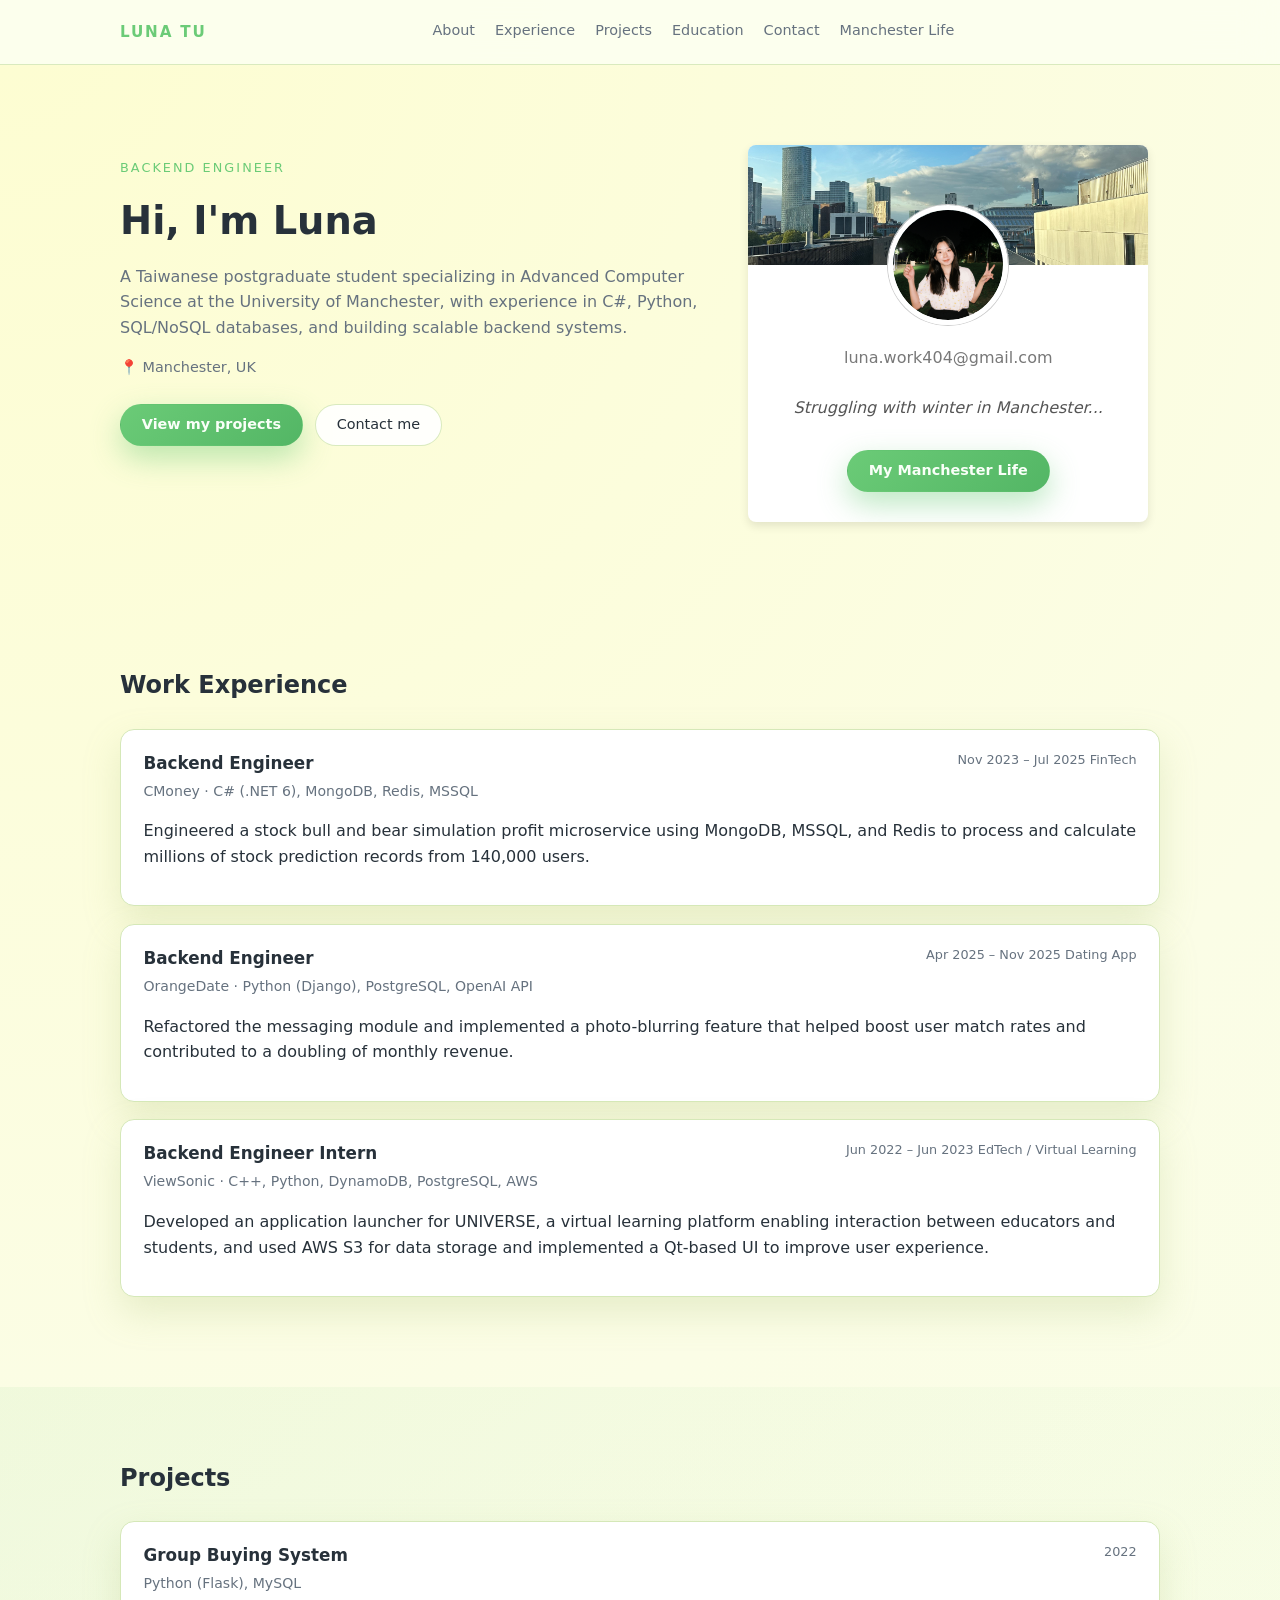
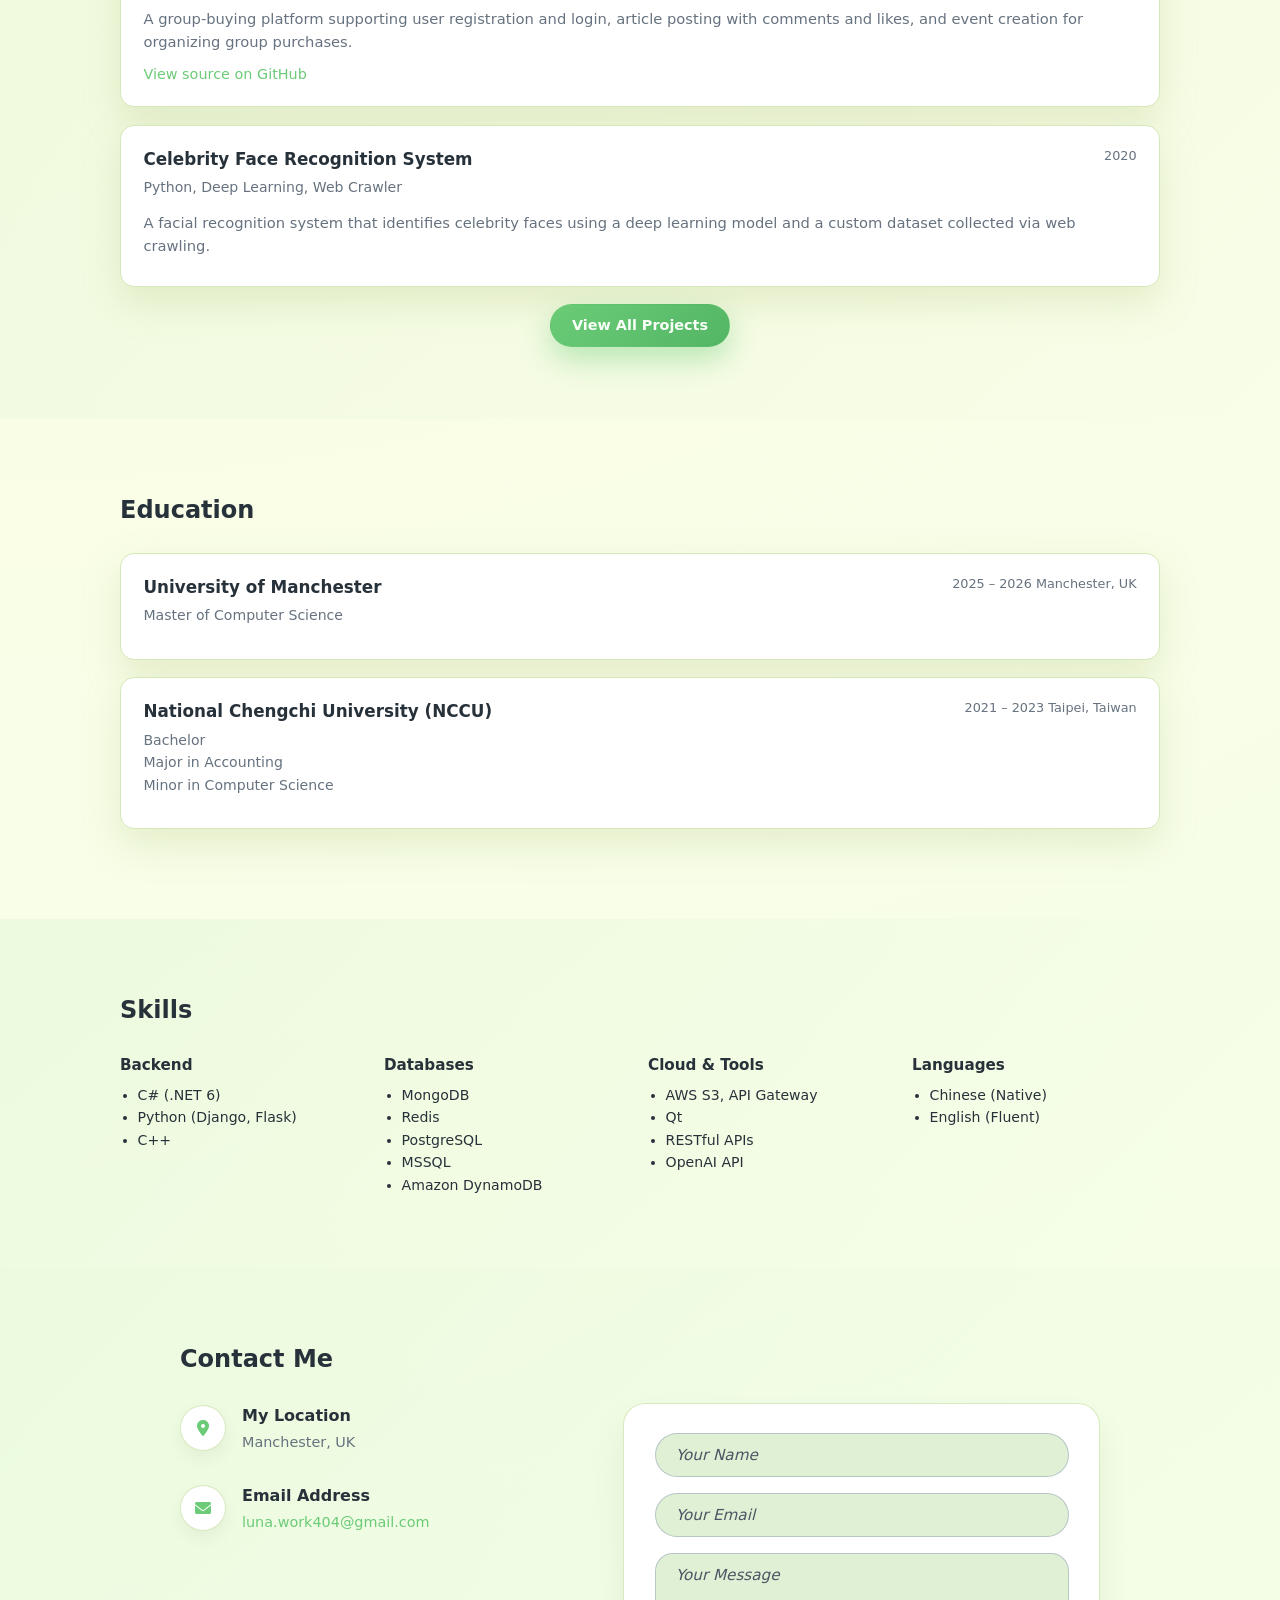
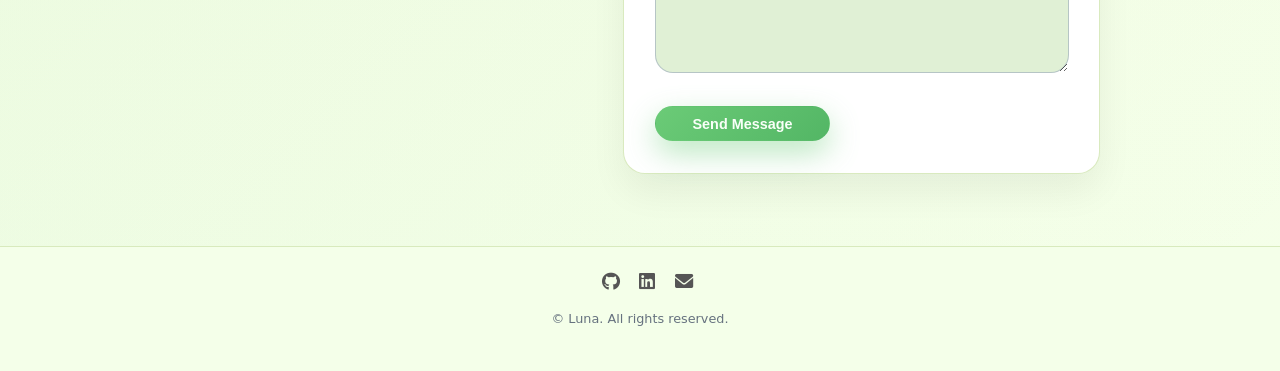
<file: index.html>
<!doctype html>
<html lang="en">
  <head>
    <meta charset="UTF-8" />
    <title>it's luna</title>
    <link rel="icon" type="image/x-icon" href="./pics/me.JPG" />
    <meta name="viewport" content="width=device-width, initial-scale=1.0" />

    <!-- link to fontawesome for inserting social media icons  -->
    <link
      rel="stylesheet"
      href="https://cdnjs.cloudflare.com/ajax/libs/font-awesome/6.0.0-beta3/css/all.min.css"
    />

    <!-- link to css file -->
    <link rel="stylesheet" href="./styles/style.css" />
  </head>
  <body>
    <main>
      <header class="site-header">
        <div class="container header-inner">
          <div class="header-left">
            <div class="logo">Luna Tu</div>
          </div>
          <nav class="nav">
            <a href="#about">About</a>
            <a href="#experience">Experience</a>
            <a href="#projects">Projects</a>
            <a href="#education">Education</a>
            <a href="#contact">Contact</a>
            <a href="manchester.html">Manchester Life</a>
          </nav>
          <div class="header-right">
            <!-- reserved -->
          </div>
        </div>
      </header>

      <!-- AboutMe -->
      <section id="about" class="section hero">
        <div class="container hero-inner">
          <div class="hero-text">
            <p class="hero-kicker">Backend Engineer</p>
            <h1>Hi, I'm Luna</h1>
            <p class="hero-subtitle">
              A Taiwanese postgraduate student specializing in Advanced Computer
              Science at the University of Manchester, with experience in C#,
              Python, SQL/NoSQL databases, and building scalable backend
              systems.
            </p>
            <div class="hero-meta">
              <span>📍 Manchester, UK</span>
            </div>
            <div class="hero-actions">
              <a class="btn primary" href="#projects">View my projects</a>
              <a class="btn ghost" href="#contact">Contact me</a>
            </div>
          </div>
          <div class="profile-card">
            <div class="profile-banner"></div>
            <div class="profile-photo">
              <img src="./pics/me.JPG" alt="大頭貼" />
            </div>
            <div class="profile-info">
              <p class="email">luna.work404@gmail.com</p>
              <blockquote class="quote">
                Struggling with winter in Manchester...
              </blockquote>
              <div class="profile-actions">
                <a class="btn primary" href="manchester.html">
                  My Manchester Life
                </a>
              </div>
            </div>
          </div>
        </div>
      </section>

      <!-- Experience -->
      <section id="experience" class="section">
        <div class="container">
          <h2>Work Experience</h2>

          <article class="card">
            <header class="card-header">
              <div>
                <h3>Backend Engineer</h3>
                <p class="card-subtitle">
                  CMoney · C# (.NET 6), MongoDB, Redis, MSSQL
                </p>
              </div>
              <div class="card-meta">
                <span>Nov 2023 – Jul 2025</span>
                <span>FinTech</span>
              </div>
            </header>
            <p>
              Engineered a stock bull and bear simulation profit microservice
              using MongoDB, MSSQL, and Redis to process and calculate millions
              of stock prediction records from 140,000 users.
            </p>
          </article>

          <article class="card">
            <header class="card-header">
              <div>
                <h3>Backend Engineer</h3>
                <p class="card-subtitle">
                  OrangeDate · Python (Django), PostgreSQL, OpenAI API
                </p>
              </div>
              <div class="card-meta">
                <span>Apr 2025 – Nov 2025</span>
                <span>Dating App</span>
              </div>
            </header>
            <p>
              Refactored the messaging module and implemented a photo-blurring
              feature that helped boost user match rates and contributed to a
              doubling of monthly revenue.
            </p>
          </article>

          <article class="card">
            <header class="card-header">
              <div>
                <h3>Backend Engineer Intern</h3>
                <p class="card-subtitle">
                  ViewSonic · C++, Python, DynamoDB, PostgreSQL, AWS
                </p>
              </div>
              <div class="card-meta">
                <span>Jun 2022 – Jun 2023</span>
                <span>EdTech / Virtual Learning</span>
              </div>
            </header>
            <p>
              Developed an application launcher for UNIVERSE, a virtual learning
              platform enabling interaction between educators and students, and
              used AWS S3 for data storage and implemented a Qt-based UI to
              improve user experience.
            </p>
          </article>
        </div>
      </section>

      <!-- Projects -->
      <section id="projects" class="section section-alt">
        <div class="container">
          <h2>Projects</h2>

          <article class="card">
            <header class="card-header">
              <div>
                <h3>Group Buying System</h3>
                <p class="card-subtitle">Python (Flask), MySQL</p>
              </div>
              <div class="card-meta">
                <span>2022</span>
              </div>
            </header>
            <p class="card-body">
              A group-buying platform supporting user registration and login,
              article posting with comments and likes, and event creation for
              organizing group purchases.
            </p>
            <p class="card-links">
              <a
                href="https://github.com/LittleBri32/Group_System"
                target="_blank"
                rel="noreferrer"
              >
                View source on GitHub
              </a>
            </p>
          </article>

          <article class="card">
            <header class="card-header">
              <div>
                <h3>Celebrity Face Recognition System</h3>
                <p class="card-subtitle">Python, Deep Learning, Web Crawler</p>
              </div>
              <div class="card-meta">
                <span>2020</span>
              </div>
            </header>
            <p class="card-body">
              A facial recognition system that identifies celebrity faces using
              a deep learning model and a custom dataset collected via web
              crawling.
            </p>
          </article>

          <div class="card-action">
            <a class="btn primary" href="https://github.com/shu-ping-d"
              >View All Projects</a
            >
          </div>
        </div>
      </section>

      <!-- Education -->
      <section id="education" class="section">
        <div class="container">
          <h2>Education</h2>

          <article class="card">
            <header class="card-header">
              <div>
                <h3>University of Manchester</h3>
                <p class="card-subtitle">Master of Computer Science</p>
              </div>
              <div class="card-meta">
                <span> 2025 – 2026</span>
                <span>Manchester, UK</span>
              </div>
            </header>
          </article>

          <article class="card">
            <header class="card-header">
              <div>
                <h3>National Chengchi University (NCCU)</h3>
                <p class="card-subtitle">
                  Bachelor <br />
                  Major in Accounting<br />
                  Minor in Computer Science
                </p>
              </div>
              <div class="card-meta">
                <span>2021 – 2023</span>
                <span>Taipei, Taiwan</span>
              </div>
            </header>
          </article>
        </div>
      </section>

      <!-- Skills -->
      <section id="skills" class="section section-alt">
        <div class="container">
          <h2>Skills</h2>
          <div class="skills-grid">
            <div>
              <h3>Backend</h3>
              <ul>
                <li>C# (.NET 6)</li>
                <li>Python (Django, Flask)</li>
                <li>C++</li>
              </ul>
            </div>
            <div>
              <h3>Databases</h3>
              <ul>
                <li>MongoDB</li>
                <li>Redis</li>
                <li>PostgreSQL</li>
                <li>MSSQL</li>
                <li>Amazon DynamoDB</li>
              </ul>
            </div>
            <div>
              <h3>Cloud &amp; Tools</h3>
              <ul>
                <li>AWS S3, API Gateway</li>
                <li>Qt</li>
                <li>RESTful APIs</li>
                <li>OpenAI API</li>
              </ul>
            </div>
            <div>
              <h3>Languages</h3>
              <ul>
                <li>Chinese (Native)</li>
                <li>English (Fluent)</li>
              </ul>
            </div>
          </div>
        </div>
      </section>

      <!-- Contact -->
      <section id="contact" class="section section-alt">
        <div class="container">
          <h2 class="contact-title">Contact Me</h2>
          <div class="contact-layout">
            <div class="contact-info-list">
              <div class="contact-info-item">
                <div class="contact-icon-circle">
                  <i class="fas fa-map-marker-alt"></i>
                </div>
                <div>
                  <h3>My Location</h3>
                  <p>Manchester, UK</p>
                </div>
              </div>

              <div class="contact-info-item">
                <div class="contact-icon-circle">
                  <i class="fas fa-envelope"></i>
                </div>
                <div>
                  <h3>Email Address</h3>
                  <p>
                    <a href="mailto:luna.work404@gmail.com"
                      >luna.work404@gmail.com</a
                    >
                  </p>
                </div>
              </div>
            </div>

            <form
              class="contact-form"
              action="mailto:luna.work404@gmail.com"
              method="post"
              enctype="text/plain"
            >
              <div class="contact-field">
                <input
                  type="text"
                  name="name"
                  placeholder="Your Name"
                  required
                />
              </div>
              <div class="contact-field">
                <input
                  type="email"
                  name="email"
                  placeholder="Your Email"
                  required
                />
              </div>
              <div class="contact-field">
                <textarea
                  name="message"
                  rows="4"
                  placeholder="Your Message"
                  required
                ></textarea>
              </div>
              <button type="submit" class="btn primary contact-submit">
                Send Message
              </button>
            </form>
          </div>
        </div>
      </section>
    </main>

    <footer>
      <div class="social-icons">
        <a href="https://github.com/shu-ping-d" target="_blank">
          <i class="fab fa-github"></i
        ></a>
        <a
          href="https://www.linkedin.com/in/lunatu2000?utm_source=share&utm_campaign=share_via&utm_content=profile&utm_medium=ios_app"
          target="_blank"
        >
          <i class="fab fa-linkedin"></i
        ></a>
        <a href="mailto:luna.work404@gmail.com" target="_blank">
          <i class="fas fa-envelope"></i
        ></a>
        <div class="container footer-inner">
          <p>© <span id="year"></span> Luna. All rights reserved.</p>
        </div>
      </div>
    </footer>

    <!-- scripts -->
    <script src="./scripts/weather.js"></script>
  </body>
</html>
</file>
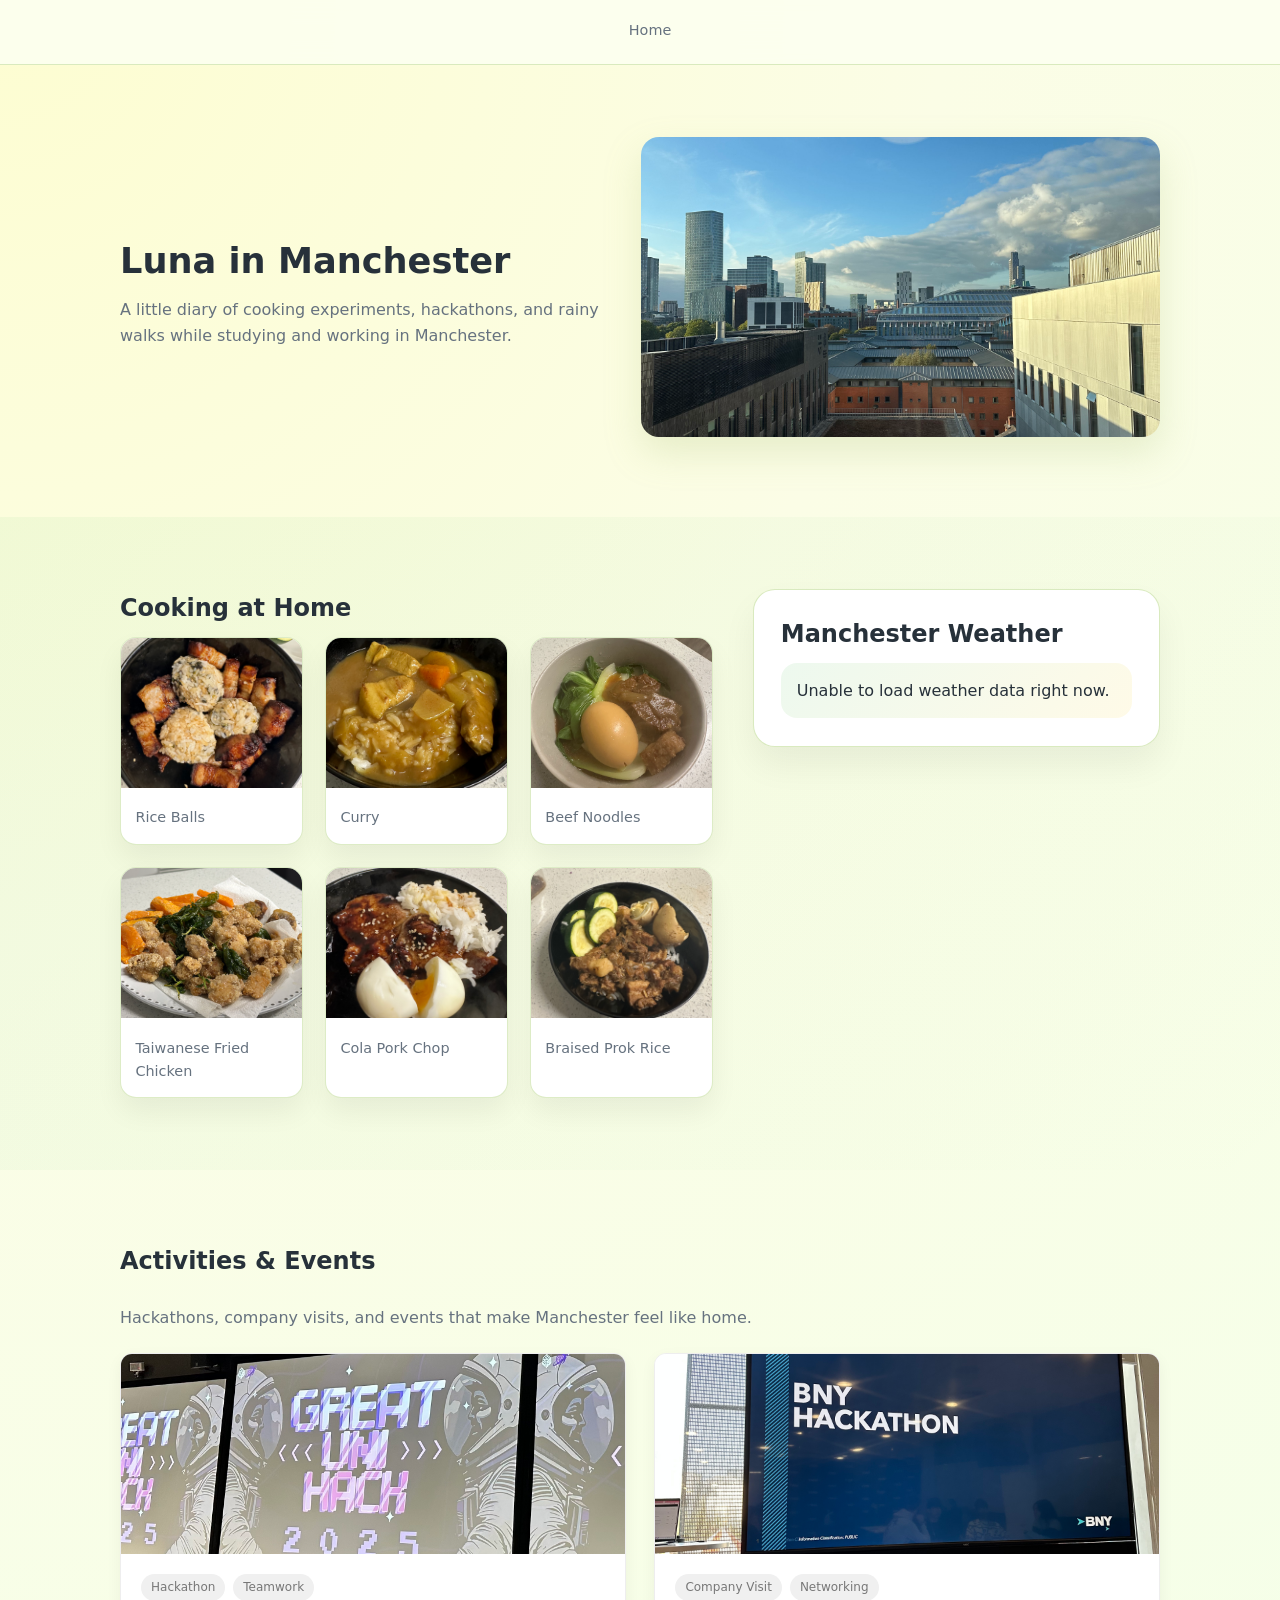
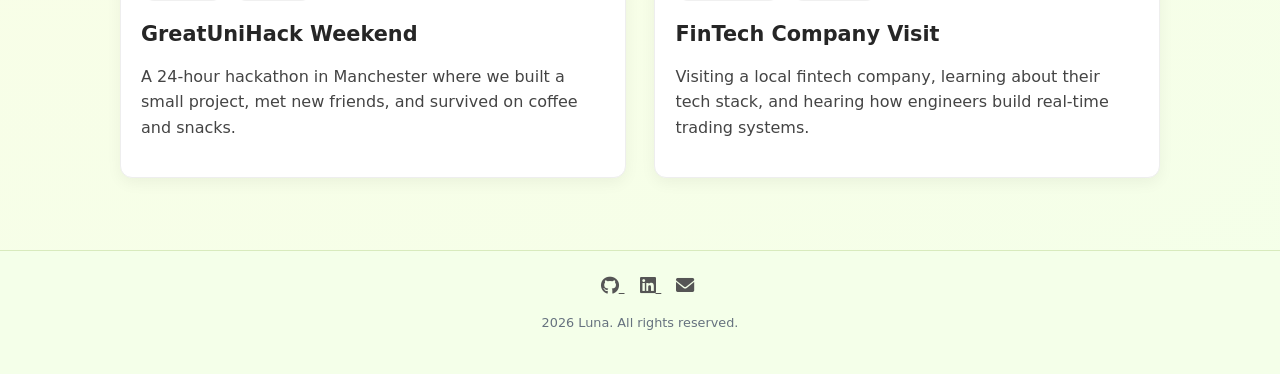
<file: manchester.html>
<!doctype html>
<html lang="en">
  <head>
    <meta charset="UTF-8" />
    <title>Luna in Manchester</title>
    <meta name="viewport" content="width=device-width, initial-scale=1.0" />
    <!-- Font Awesome icons -->
    <link
      rel="stylesheet"
      href="https://cdnjs.cloudflare.com/ajax/libs/font-awesome/6.0.0-beta3/css/all.min.css"
    />
    <!-- main css -->
    <link rel="stylesheet" href="./styles/style.css" />
  </head>
  <body>
    <header class="site-header">
      <div class="container header-inner">
        <nav class="nav">
          <a href="index.html">Home</a>
        </nav>
      </div>
    </header>

    <main>
      <!-- Hero -->
      <section id="life" class="section">
        <div class="container life-hero">
          <div class="life-hero-text">
            <h1>Luna in Manchester</h1>
            <p>
              A little diary of cooking experiments, hackathons, and rainy walks
              while studying and working in Manchester.
            </p>
          </div>
          <div class="life-hero-photo">
            <img src="./pics/background.jpg" alt="Manchester skyline" />
          </div>
        </div>
      </section>

      <section id="cooking" class="section section-alt">
        <div class="container life-layout">
          <div class="life-grid">
            <h2>Cooking at Home</h2>
            <div class="life-photos cooking-grid">
              <figure class="life-photo-card">
                <img src="./pics/cooking-01.jpeg" alt="Rice Balls" />
                <figcaption>Rice Balls</figcaption>
              </figure>
              <figure class="life-photo-card">
                <img src="./pics/cooking-02.jpeg" alt="Curry" />
                <figcaption>Curry</figcaption>
              </figure>
              <figure class="life-photo-card">
                <img src="./pics/cooking-03.jpeg" alt="Beef Noodles" />
                <figcaption>Beef Noodles</figcaption>
              </figure>
              <figure class="life-photo-card">
                <img
                  src="./pics/cooking-04.png"
                  alt="Taiwanese Fried Chicken"
                />
                <figcaption>Taiwanese Fried Chicken</figcaption>
              </figure>
              <figure class="life-photo-card">
                <img src="./pics/cooking-05.jpeg" alt="Cola Pork Chop" />
                <figcaption>Cola Pork Chop</figcaption>
              </figure>
              <figure class="life-photo-card">
                <img src="./pics/cooking-06.jpeg" alt="Braised Prok Rice" />
                <figcaption>Braised Prok Rice</figcaption>
              </figure>
            </div>
          </div>

          <aside class="weather-panel">
            <h2>Manchester Weather</h2>
            <div id="current-weather" class="weather-today">
              <!-- JS 會填入 -->
            </div>
          </aside>
        </div>
      </section>

      <!-- Activities -->
      <section id="activities" class="section">
        <div class="container">
          <h2>Activities & Events</h2>
          <p class="life-intro">
            Hackathons, company visits, and events that make Manchester feel
            like home.
          </p>

          <div class="activities-grid">
            <article class="activity-card">
              <div class="card-image">
                <img src="./pics/hackathon.jpg" alt="Hackathon" />
              </div>
              <div class="card-content">
                <div class="tag-group">
                  <span class="tag">Hackathon</span>
                  <span class="tag">Teamwork</span>
                </div>
                <h3>GreatUniHack Weekend</h3>
                <p>
                  A 24-hour hackathon in Manchester where we built a small
                  project, met new friends, and survived on coffee and snacks.
                </p>
              </div>
            </article>

            <article class="activity-card">
              <div class="card-image">
                <img src="./pics/bny.jpg" alt="Company visit" />
              </div>
              <div class="card-content">
                <div class="tag-group">
                  <span class="tag">Company Visit</span>
                  <span class="tag">Networking</span>
                </div>
                <h3>FinTech Company Visit</h3>
                <p>
                  Visiting a local fintech company, learning about their tech
                  stack, and hearing how engineers build real-time trading
                  systems.
                </p>
              </div>
            </article>
          </div>
        </div>
      </section>
    </main>

    <footer>
      <div class="social-icons">
        <a href="https://github.com/shu-ping-d" target="_blank">
          <i class="fab fa-github"></i>
        </a>
        <a href="https://www.linkedin.com/in/lunatu2000" target="_blank">
          <i class="fab fa-linkedin"></i>
        </a>
        <a href="mailto:luna.work404@gmail.com" target="_blank">
          <i class="fas fa-envelope"></i>
        </a>
      </div>
      <div class="footer-inner">
        <p><span id="year"></span> Luna. All rights reserved.</p>
      </div>
    </footer>

    <script>
      document.getElementById("year").textContent = new Date().getFullYear();
    </script>
    <script src="./scripts/weather.js"></script>
  </body>
</html>
</file>
<file: styles/style.css>
:root {
  --bg: #fbfde6; /* main page background (very light yellow-green) */
  --bg-alt: #f4ffe9; /* alternate section background */
  --card: #ffffff; /* card background */
  --border: #d5e8b8; /* soft green border */
  --accent: #6bcb77; /* main accent green */
  --accent-soft: rgba(107, 203, 119, 0.16);
  --accent-yellow: #ffd93d; /* secondary accent yellow */
  --text: #27313a; /* main text */
  --muted: #66727f; /* secondary text */
  --radius-lg: 18px;
  --radius-md: 14px;
  --shadow-soft: 0 16px 36px rgba(170, 190, 120, 0.25);
  --font-sans:
    system-ui, -apple-system, BlinkMacSystemFont, "Segoe UI", sans-serif;
}

*,
*::before,
*::after {
  box-sizing: border-box;
}

html {
  scroll-behavior: smooth;
}

body {
  margin: 0;
  font-family: var(--font-sans);
  background: radial-gradient(
    circle at top left,
    #fdfdd1 0,
    #fbfde6 40%,
    #f4ffe9 100%
  );
  color: var(--text);
  line-height: 1.6;
}

/* Layout */

.container {
  width: 100%;
  max-width: 1080px;
  margin: 0 auto;
  padding: 0 1.25rem;
}
.section {
  padding: 4.5rem 0;
}

.section-alt {
  background: linear-gradient(135deg, rgba(107, 203, 119, 0.08), transparent);
}
/* .container {
  max-width: 1000px;
  margin: 0 auto;
  padding: 20px;
} */

/* Header */

.site-header {
  position: sticky;
  top: 0;
  z-index: 20;
  backdrop-filter: blur(18px);
  background: rgba(252, 255, 240, 0.9);
  border-bottom: 1px solid rgba(213, 232, 184, 0.9);
}

.header-inner {
  display: flex;
  align-items: center;
  justify-content: space-between;
  height: 64px;
}

.logo {
  font-weight: 700;
  letter-spacing: 0.12em;
  font-size: 0.95rem;
  text-transform: uppercase;
  color: var(--accent);
}

.header-left,
.header-right {
  flex: 0 0 auto;
}

.nav {
  flex: 1; /* 吃掉中間所有寬度 */
  display: flex;
  justify-content: center; /* 把 nav links 置中 */
}

.nav a {
  margin-left: 1.25rem;
  font-size: 0.9rem;
  color: var(--muted);
  text-decoration: none;
  position: relative;
  padding-bottom: 2px;
}

.nav a::after {
  content: "";
  position: absolute;
  left: 0;
  bottom: 0;
  height: 2px;
  width: 0;
  background: var(--accent);
  transition: width 0.2s ease-out;
}

.nav a:hover {
  color: var(--text);
}

.nav a:hover::after {
  width: 100%;
}

.nav-links {
  display: flex;
  gap: 2rem;
  list-style: none;
}

.nav-links a {
  margin-right: 20px;
  font-weight: 500;
  transition: all 0.3s ease;
  position: relative;
}

.nav-links a::after {
  background: var(--accent);
  content: "";
  bottom: -5px;
  left: 0;
  width: 0;
  height: 2px;
  position: absolute;
  transition: width 0.3s ease;
}

.nav-links a:hover::after {
  width: 100%;
}

/* Profile */
.hero {
  padding-top: 5rem;
}

.hero-inner {
  display: grid;
  grid-template-columns: minmax(0, 2fr) minmax(0, 1.4fr);
  gap: 2.5rem;
  align-items: flex-start;
}

.hero-kicker {
  text-transform: uppercase;
  font-size: 0.8rem;
  letter-spacing: 0.16em;
  color: var(--accent);
  margin-bottom: 0.75rem;
}

.hero h1 {
  margin: 0 0 0.75rem;
  font-size: clamp(2rem, 3vw, 2.5rem);
}

.hero-subtitle {
  margin: 0 0 1rem;
  color: var(--muted);
}

.hero-meta {
  display: flex;
  flex-wrap: wrap;
  gap: 0.75rem 1.25rem;
  font-size: 0.9rem;
  color: var(--muted);
  margin-bottom: 1.5rem;
}

.hero-actions {
  display: flex;
  flex-wrap: wrap;
  gap: 0.75rem;
}

.btn {
  display: inline-flex;
  align-items: center;
  justify-content: center;
  padding: 0.55rem 1.3rem;
  border-radius: 999px;
  border: 1px solid transparent;
  font-size: 0.9rem;
  cursor: pointer;
  text-decoration: none;
  transition: all 0.18s ease-out;
}

/* Primary (green) + secondary (yellow) button */
.btn.primary {
  background: linear-gradient(135deg, var(--accent), #53b665);
  color: #f9fff8;
  font-weight: 600;
  box-shadow: 0 12px 30px rgba(107, 203, 119, 0.45);
}

.btn.primary:hover {
  transform: translateY(-1px);
  box-shadow: 0 18px 40px rgba(107, 203, 119, 0.6);
}

.btn.ghost {
  background: rgba(255, 255, 255, 0.9);
  color: var(--text);
  border-color: rgba(213, 232, 184, 0.9);
}

.btn.ghost:hover {
  border-color: var(--accent-yellow);
  background: rgba(255, 252, 230, 0.95);
}

.hero-contact {
  background:
    radial-gradient(
      circle at top left,
      rgba(255, 217, 61, 0.28),
      transparent 55%
    ),
    var(--card);
  border-radius: var(--radius-lg);
  border: 1px solid rgba(213, 232, 184, 0.9);
  padding: 1.7rem 1.8rem;
  box-shadow: var(--shadow-soft);
}

.profile-card {
  width: 400px;
  background-color: #fff;
  border-radius: 8px;
  overflow: hidden;
  box-shadow: 0 4px 10px rgba(0, 0, 0, 0.1);
  text-align: center;
  position: relative;
}

.profile-banner {
  height: 120px;
  background-color: #c9c9c9;
  background-image: url("../pics/background.jpg");
  background-size: cover;
  background-position: center;
}

.profile-photo {
  width: 120px;
  height: 120px;
  margin: -60px auto 20px auto;
  border-radius: 50%;
  overflow: hidden;
  border: 5px solid #fff;
  box-shadow: 0 0 0 1px #ccc;
}

.profile-photo img {
  width: 100%;
  height: 100%;
  object-fit: cover;
  border-radius: 50%;
}

.profile-info {
  padding: 0 20px 30px 20px;
}

.profile-info .email {
  font-size: 1em;
  color: #787878;
  margin-bottom: 25px;
}

.profile-info .quote {
  font-style: italic;
  color: #555;
  margin: 15px 0 30px 0;
  line-height: 1.5;
  padding: 0 10px;
}

/* Sections */

.section h2 {
  font-size: 1.5rem;
  margin: 0 0 1.5rem;
}

/* Cards */

.card {
  background: var(--card);
  border-radius: var(--radius-md);
  border: 1px solid var(--border);
  padding: 1.25rem 1.4rem;
  box-shadow: var(--shadow-soft);
  margin-bottom: 1.1rem;
}

.card-header {
  display: flex;
  justify-content: space-between;
  gap: 1.25rem;
  margin-bottom: 0.75rem;
}

.card-header h3 {
  margin: 0 0 0.2rem;
  font-size: 1.05rem;
}

.card-subtitle {
  margin: 0;
  font-size: 0.88rem;
  color: var(--muted);
}

.card-meta {
  text-align: right;
  font-size: 0.8rem;
  color: var(--muted);
  white-space: nowrap;
}

.card-body {
  margin: 0 0 0.5rem;
  font-size: 0.92rem;
  color: var(--muted);
}

.card-list {
  margin: 0.2rem 0 0.3rem;
  padding-left: 1.15rem;
  font-size: 0.9rem;
}

.card-list li + li {
  margin-top: 0.25rem;
}

.card-links {
  margin: 0.6rem 0 0;
  font-size: 0.9rem;
}

.card-links a {
  color: var(--accent);
  text-decoration: none;
}

.card-links a:hover {
  text-decoration: underline;
}

.card-action {
  display: flex;
  flex-wrap: wrap;
  gap: 0.75rem;
  justify-content: center;
}

/* Skills */

.skills-grid {
  display: grid;
  grid-template-columns: repeat(auto-fit, minmax(180px, 1fr));
  gap: 1rem;
  margin-top: 0.5rem;
}

.skills-grid h3 {
  margin: 0 0 0.4rem;
  font-size: 0.95rem;
}

.skills-grid ul {
  margin: 0;
  padding-left: 1.1rem;
  font-size: 0.88rem;
}

/* Contact  */

.contact-title {
  font-size: 2rem;
  margin: 0 0 0.4rem;
}

#contact .container {
  max-width: 960px;
}

.contact-layout {
  display: grid;
  grid-template-columns: minmax(0, 1.1fr) minmax(0, 1.3fr);
  gap: 2.5rem;
  align-items: flex-start;
}

.contact-info-list {
  display: flex;
  flex-direction: column;
  gap: 1.8rem;
}

.contact-info-item {
  display: flex;
  align-items: center;
  gap: 1rem;
}

.contact-icon-circle {
  width: 46px;
  height: 46px;
  border-radius: 50%;
  background: #ffffff;
  border: 1px solid rgba(213, 232, 184, 0.9);
  display: flex;
  align-items: center;
  justify-content: center;
  color: var(--accent);
  box-shadow: 0 8px 18px rgba(0, 0, 0, 0.05);
  flex-shrink: 0;
}

.contact-info-item h3 {
  margin: 0 0 0.15rem;
  font-size: 1rem;
}

.contact-info-item p {
  margin: 0;
  font-size: 0.9rem;
  color: var(--muted);
}

.contact-info-item a {
  color: var(--accent);
  text-decoration: none;
}

.contact-info-item a:hover {
  text-decoration: underline;
}

.contact-form {
  background: #ffffff;
  border-radius: 22px;
  padding: 1.8rem 1.9rem 2rem;
  box-shadow: 0 18px 36px rgba(0, 0, 0, 0.06);
  border: 1px solid rgba(213, 232, 184, 0.9);
}

.contact-field {
  margin-bottom: 1rem;
}

.contact-form input,
.contact-form textarea {
  width: 100%;
  border-radius: 999px;
  border: 1px solid rgba(148, 163, 184, 0.55);
  padding: 0.75rem 1.25rem;
  font-size: 0.95rem;
  font-family: inherit;
  background: #e0f0d5;
  color: var(--text);
  outline: none;
  transition:
    border-color 0.15s ease,
    box-shadow 0.15s ease,
    background 0.15s ease;
}

.contact-form textarea {
  border-radius: 18px;
  resize: vertical;
  min-height: 120px;
}

.contact-form input::placeholder,
.contact-form textarea::placeholder {
  color: #4b5563;
  font-style: italic;
}

.contact-form input:focus,
.contact-form textarea:focus {
  border-color: var(--accent);
  box-shadow: 0 0 0 2px var(--accent-soft);
  background: #f2faec;
}

.contact-submit {
  display: inline-flex;
  margin-top: 0.6rem;
  padding-inline: 2.3rem;
  border-radius: 999px;
}

/* Footer */
.social-icons a {
  font-size: 1.3em;
  margin-left: 15px;
  color: #555;
}

.social-icons a:hover {
  color: black;
}

footer {
  background: #f4ffe9;
  display: flex;
  justify-content: center;
  align-items: center;
  font-size: 14px;
  text-align: center;
  padding: 1.25rem 0 1.75rem;
  border-top: 1px solid rgba(213, 232, 184, 0.9);
}

.footer-inner {
  text-align: center;
  font-size: 0.8rem;
  color: var(--muted);
}

@media (max-width: 768px) {
  .header-inner {
    justify-content: space-between;
  }

  .nav a {
    margin-left: 0.75rem;
    font-size: 0.85rem;
  }

  .hero-inner {
    grid-template-columns: 1fr;
  }

  .hero-contact {
    margin-top: 1.5rem;
  }

  .nav-links {
    display: none;
  }

  .profile-photo {
    width: 200px;
    height: 200px;
    margin-right: 50px;
    border-radius: 50%;
    overflow: hidden;
    background:
      radial-gradient(
          circle at center,
          #fcebaf 0%,
          #fcebaf 90%,
          transparent 90.1%
        )
        no-repeat center center / 100% 100%,
      /* 內圈與背景同色 */
        linear-gradient(
          45deg,
          #ffdc80,
          #fcaf45,
          #fd1d1d,
          #e1306c,
          #c13584,
          #833ab4,
          #405de6
        ); /* 外圈彩虹漸變色 */
    padding: 5px;
    box-shadow: 0 0 0 3px #fcebaf; /* 外層的白色邊框，與背景色相同製造內圈效果 */
    position: relative; /* 為了讓圖片定位在中間 */
  }

  .profile-info h1 {
    font-size: 2em;
  }

  .card-header {
    flex-direction: column;
    align-items: flex-start;
  }

  .card-meta {
    text-align: left;
  }

  .contact-grid {
    grid-template-columns: 1fr;
  }
}

@media (max-width: 480px) {
  .nav {
    display: none;
  }

  .hero {
    padding-top: 3.5rem;
  }

  .section {
    padding: 3.25rem 0;
  }
}

/* Manchester Life page */

/* hero */

.life-hero {
  display: grid;
  grid-template-columns: minmax(0, 1.3fr) minmax(0, 1.4fr);
  gap: 2.5rem;
  align-items: center;
}

.life-hero-text h1 {
  margin: 0 0 0.5rem;
  font-size: 2.2rem;
}

.life-hero-text p {
  margin: 0;
  color: var(--muted);
}

.life-hero-photo img {
  width: 100%;
  max-height: 300px;
  border-radius: 18px;
  object-fit: cover;
  box-shadow: var(--shadow-soft);
}

/* cooking + weather layout */

.life-layout {
  display: grid;
  grid-template-columns: minmax(0, 1.6fr) minmax(0, 1.1fr);
  gap: 2.5rem;
  align-items: flex-start;
}

.life-grid h2 {
  margin-top: 0;
  margin-bottom: 0.6rem;
}

.life-intro {
  margin: 0 0 1rem;
  color: var(--muted);
}

.life-photos {
  display: grid;
  grid-template-columns: repeat(auto-fit, minmax(180px, 1fr));
  gap: 1.4rem;
}

.life-photo-card {
  margin: 0;
  background: #ffffff;
  border-radius: 16px;
  overflow: hidden;
  border: 1px solid rgba(213, 232, 184, 0.8);
  box-shadow: 0 14px 28px rgba(0, 0, 0, 0.06);
}

.life-photo-card img {
  width: 100%;
  height: 160px;
  object-fit: cover;
}

.life-photo-card figcaption {
  padding: 0.7rem 0.9rem 0.9rem;
  font-size: 0.9rem;
  color: var(--muted);
}

/* 讓 cooking 的 grid 稍微密一點，方便放多張 (最多 20 張) */
.cooking-grid .life-photo-card img {
  height: 150px;
}

/* Weather panel */

.weather-panel {
  background: #ffffff;
  border-radius: 22px;
  border: 1px solid rgba(213, 232, 184, 0.9);
  padding: 1.6rem 1.7rem 1.8rem;
  box-shadow: 0 18px 34px rgba(0, 0, 0, 0.06);
}

.weather-panel h2 {
  margin: 0 0 0.6rem;
}

.weather-subtitle {
  margin: 1.2rem 0 0.6rem;
  font-size: 0.95rem;
  color: var(--muted);
}

.weather-today {
  display: flex;
  align-items: center;
  justify-content: space-between;
  gap: 1.4rem;
  padding: 0.9rem 1rem;
  border-radius: 16px;
  background: linear-gradient(
    135deg,
    rgba(107, 203, 119, 0.12),
    rgba(255, 217, 61, 0.12)
  );
}

.weather-today-main {
  display: flex;
  align-items: center;
  gap: 0.9rem;
}

.weather-icon img {
  width: 60px;
  height: 60px;
}

.weather-today-temp {
  font-size: 2.1rem;
  font-weight: 600;
}

.weather-today-desc {
  font-size: 0.9rem;
  color: var(--muted);
}

.weather-today-meta {
  font-size: 0.85rem;
  color: var(--muted);
  text-align: right;
}

.weather-week {
  display: grid;
  grid-template-columns: repeat(auto-fill, minmax(90px, 1fr));
  gap: 0.6rem;
}

.weather-day {
  border-radius: 14px;
  padding: 0.6rem 0.4rem;
  text-align: center;
  background: #f4ffe9;
  font-size: 0.8rem;
}

.weather-day-name {
  font-weight: 600;
  margin-bottom: 0.15rem;
}

.weather-day-temp {
  margin-top: 0.2rem;
}

/* Activities on Manchester page */

.activities-grid {
  display: grid;
  grid-template-columns: repeat(auto-fit, minmax(260px, 1fr));
  gap: 1.8rem;
  margin-top: 1.4rem;
}

.activity-card {
  background-color: #ffffff;
  color: #444;
  border-radius: 12px;
  overflow: hidden;
  box-shadow: 0 5px 15px rgba(0, 0, 0, 0.05);
  border: 1px solid #eee;
  transition:
    transform 0.3s ease,
    box-shadow 0.3s ease;
}

.activity-card:hover {
  transform: translateY(-3px);
  box-shadow: 0 8px 20px rgba(0, 0, 0, 0.1);
}

.card-image {
  height: 200px;
  overflow: hidden;
}

.card-image img {
  width: 100%;
  height: 100%;
  object-fit: cover;
  transition: transform 0.5s ease;
}

.activity-card:hover .card-image img {
  transform: scale(1.05);
}

.card-content {
  padding: 20px;
}

.card-content h3 {
  font-size: 1.3em;
  color: #262626;
  margin-bottom: 10px;
  line-height: 1.25;
}

.tag-group {
  margin-bottom: 12px;
  display: flex;
  gap: 8px;
  flex-wrap: wrap;
}

.tag {
  display: inline-block;
  background-color: #f0f0f0;
  color: #777;
  padding: 4px 10px;
  border-radius: 999px;
  font-size: 0.75em;
  font-weight: 500;
}

/* Footer */

.social-icons a {
  font-size: 1.3em;
  margin-left: 15px;
  color: #555;
}

.social-icons a:hover {
  color: black;
}

footer {
  background: #f4ffe9;
  display: flex;
  flex-direction: column;
  align-items: center;
  font-size: 14px;
  text-align: center;
  padding: 1.25rem 0 1.75rem;
  border-top: 1px solid rgba(213, 232, 184, 0.9);
}

.footer-inner {
  text-align: center;
  font-size: 0.8rem;
  color: var(--muted);
}

/* Responsive */

@media (max-width: 768px) {
  .header-inner {
    justify-content: space-between;
  }

  .nav a {
    margin-left: 0.75rem;
    font-size: 0.85rem;
  }

  .hero-inner {
    grid-template-columns: 1fr;
  }

  .profile-card {
    margin-top: 1.5rem;
  }

  .card-header {
    flex-direction: column;
    align-items: flex-start;
  }

  .card-meta {
    text-align: left;
  }

  .contact-layout {
    grid-template-columns: 1fr;
  }

  #contact .container {
    max-width: 100%;
  }

  .life-hero,
  .life-layout {
    grid-template-columns: 1fr;
  }
}

@media (max-width: 480px) {
  .nav {
    display: none;
  }

  .hero {
    padding-top: 3.5rem;
  }

  .section {
    padding: 3.25rem 0;
  }
}
</file>
